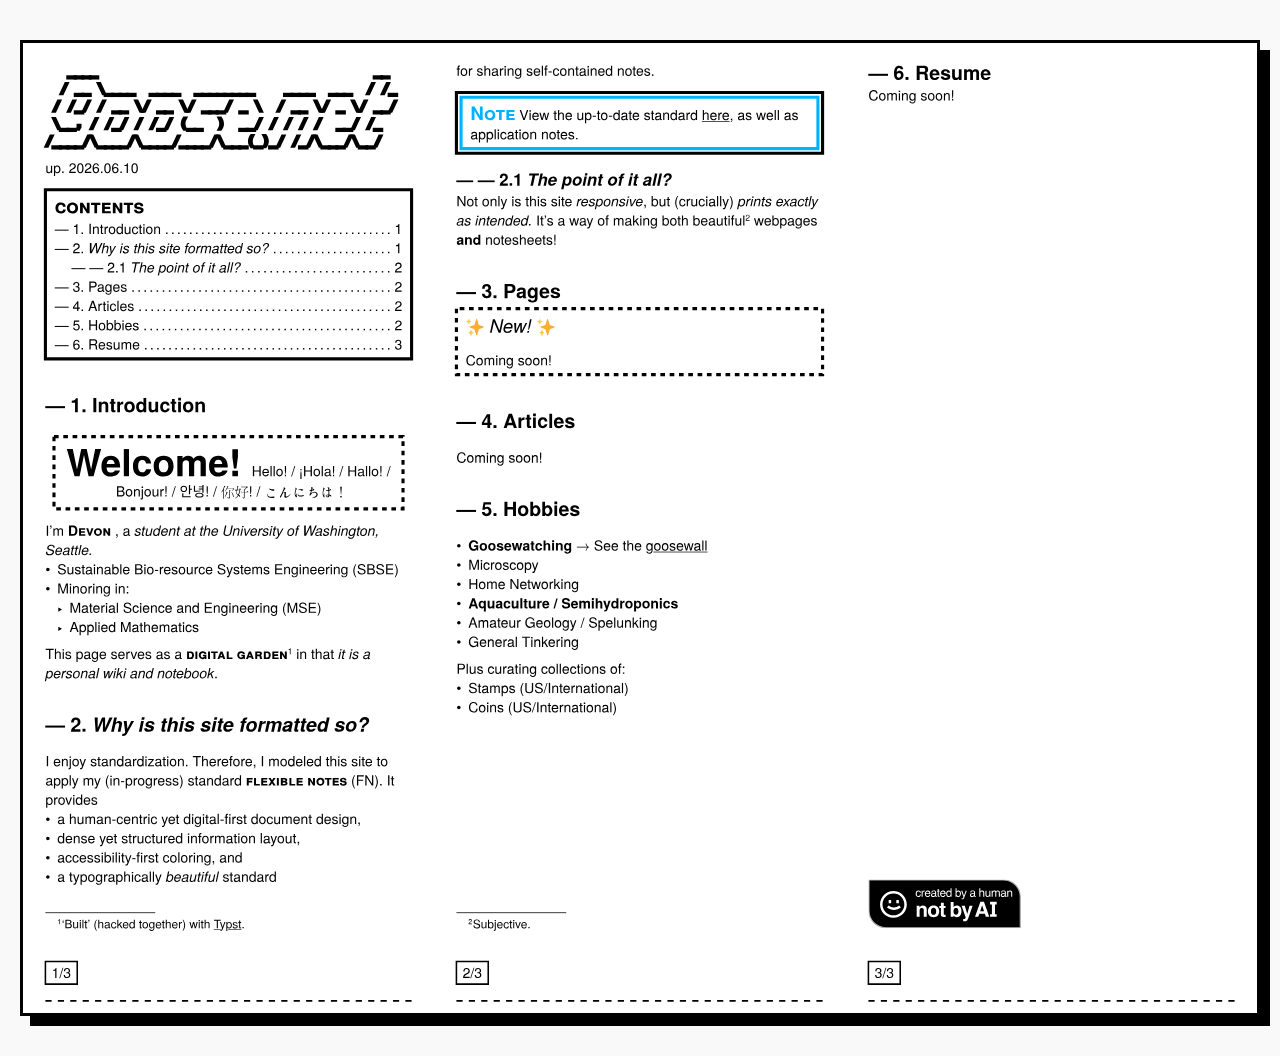
<file: index.html>
<!DOCTYPE html>
<html lang="en">
  <head>
    <meta charset="utf-8">
    <meta name="viewport" content="width=device-width, initial-scale=1.0">
    <link rel="icon" type="image/x-icon" href="assets/favicon.png">
    <title>9oose.net</title>
    <link rel="stylesheet" href="basic_page_style.css">
  </head>
  <body>
    <main>
      <div class="document-container">
        <object class="svg-column" data="homepage/new-standard-homepage-1.svg" type="image/svg+xml"></object>
        <object class="svg-column" data="homepage/new-standard-homepage-2.svg" type="image/svg+xml"></object>
        <object class="svg-column" data="homepage/new-standard-homepage-3.svg" type="image/svg+xml"></object>
      </div>
    </main>
  </body>
</html>
</file>
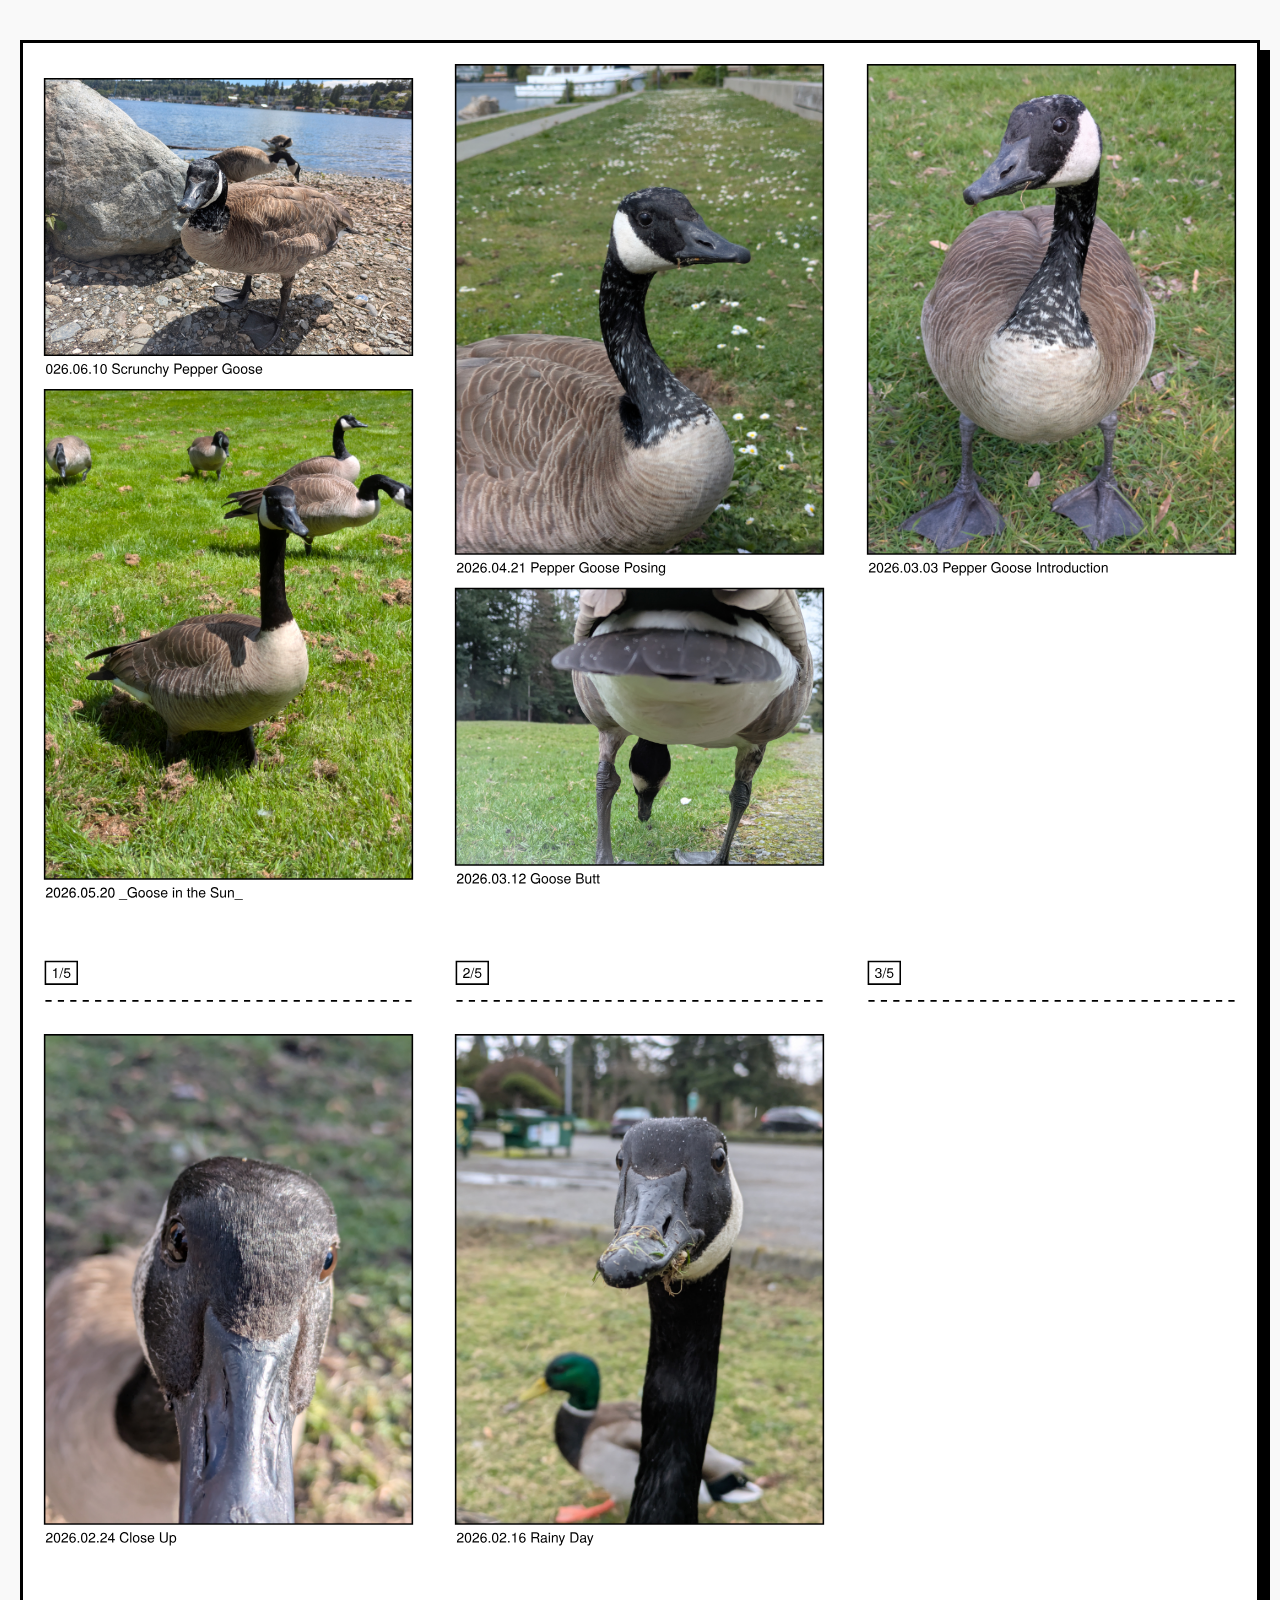
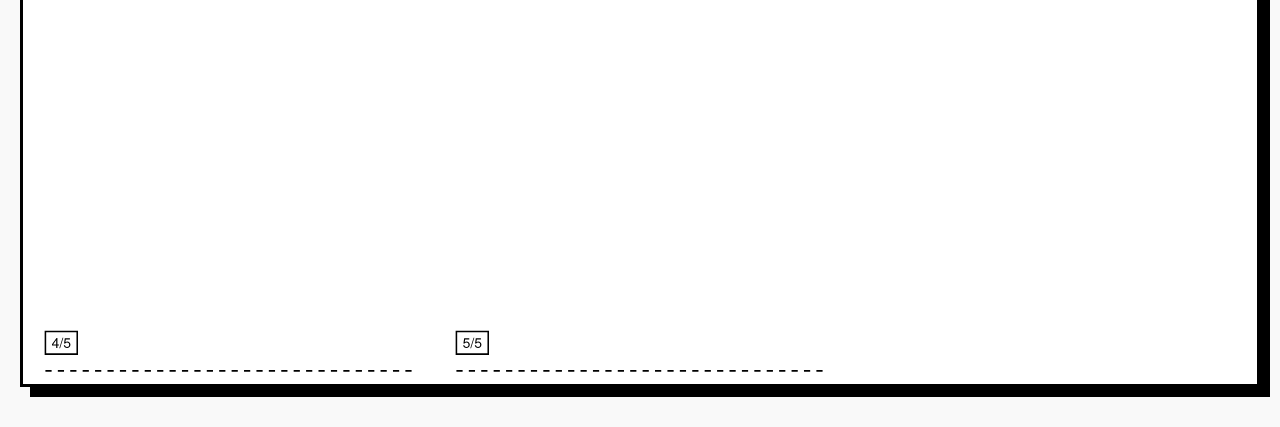
<file: goosewall.html>
<!DOCTYPE html>
<html lang="en">
  <head>
    <meta charset="utf-8">
    <meta name="viewport" content="width=device-width, initial-scale=1.0">
    <link rel="icon" type="image/x-icon" href="assets/favicon.png">
    <title>9oose.net</title>
        <link rel="stylesheet" href="basic_page_style.css">
  </head>
  <body>
    <main>
      <div class="document-container">
        <object class="svg-column" data="goosewall/new-standard-goosewall-1.svg" type="image/svg+xml"></object>
        <object class="svg-column" data="goosewall/new-standard-goosewall-2.svg" type="image/svg+xml"></object>
        <object class="svg-column" data="goosewall/new-standard-goosewall-3.svg" type="image/svg+xml"></object>
        <object class="svg-column" data="goosewall/new-standard-goosewall-4.svg" type="image/svg+xml"></object>
        <object class="svg-column" data="goosewall/new-standard-goosewall-5.svg" type="image/svg+xml"></object>
      </div>
    </main>
  </body>
</html>
</file>
<file: basic_page_style.css>
*, *::before, *::after {
box-sizing: border-box;
}

html, body {
    max-width: 100vw;
    overflow-x: hidden; /* Prevents horizontal scrollbars/bleeding on screens */
}
/* --------------------------------------
 *  1. MOBILE FIRST (Default Screen Styles)
 *  -------------------------------------- */
body {
    margin: 0;
    padding: 20px;
    background: #f9f9f9;
}

.document-container {
    display: grid;
    grid-template-columns: 1fr;
    gap: 20px;
    margin-bottom: 40px;

    background: white;
    border: 3px solid black;
    box-shadow: 10px 10px 0px black;
    padding: 10px;
}

/* THE FIX: We target the <div> AND the injected <svg>! */
object.svg-column,
object.svg-column svg {
    width: 100% !important;
    height: auto !important;
    max-width: 100%;
    display: block; /* Removes weird spacing below images */
}

/* --------------------------------------
 *  2. DESKTOP SCREENS
 *  -------------------------------------- */
@media screen and (min-width: 768px) {
    .document-container {
        grid-template-columns: repeat(3, 1fr);
        max-width: 1440px;
        margin: 20px auto 20px auto;
    }
}

/* --------------------------------------
 * 3. PERFECT PRINT SETTINGS
 * -------------------------------------- */
@media print {
    @page {
        size: landscape;
        margin: 0 0 0 0.5in;
    }

    body {
        background: white !important;
        padding: 0 !important;
        margin: 0 !important; /* Ensure screen margin: 0; padding: 20px; is wiped out */
    }

    .document-container {
        /* Force clear the screen layout settings */
        display: flex !important;
        flex-direction: row !important;
        flex-wrap: wrap !important;

        /* Wipe out the 20px grid gap and use standard margins for safety */
        gap: 0 !important;
        row-gap: 0 !important;
        column-gap: 0 !important;

        /* Wipe out the 40px bottom margin completely */
        margin: 0 !important;
        padding: 0 !important;
        height: auto !important;
        min-height: 0 !important;

        background: transparent !important;
        border: none !important;
        box-shadow: none !important;
    }

    object.svg-column {
        /* To avoid gap-shorthand issues in print engines, use precise margins */
        width: 32% !important;
        margin-right: 2% !important;
        margin-bottom: 0 !important; /* Reset row heights */

        break-inside: avoid !important;
        box-sizing: border-box !important;
    }

    /* Remove the right margin from every 3rd item so the math fits perfectly */
    object.svg-column:nth-child(3n) {
        margin-right: 0 !important;
    }

    /* Handle the page breaks cleanly */
    .svg-column:nth-child(3n):not(:last-child) {
        break-after: page !important;
    }

    /* Safety override: strip margins from final row completely */
    .svg-column:last-child,
    .svg-column:nth-last-child(-n+3) {
        margin-bottom: 0 !important;
    }
}
</file>
